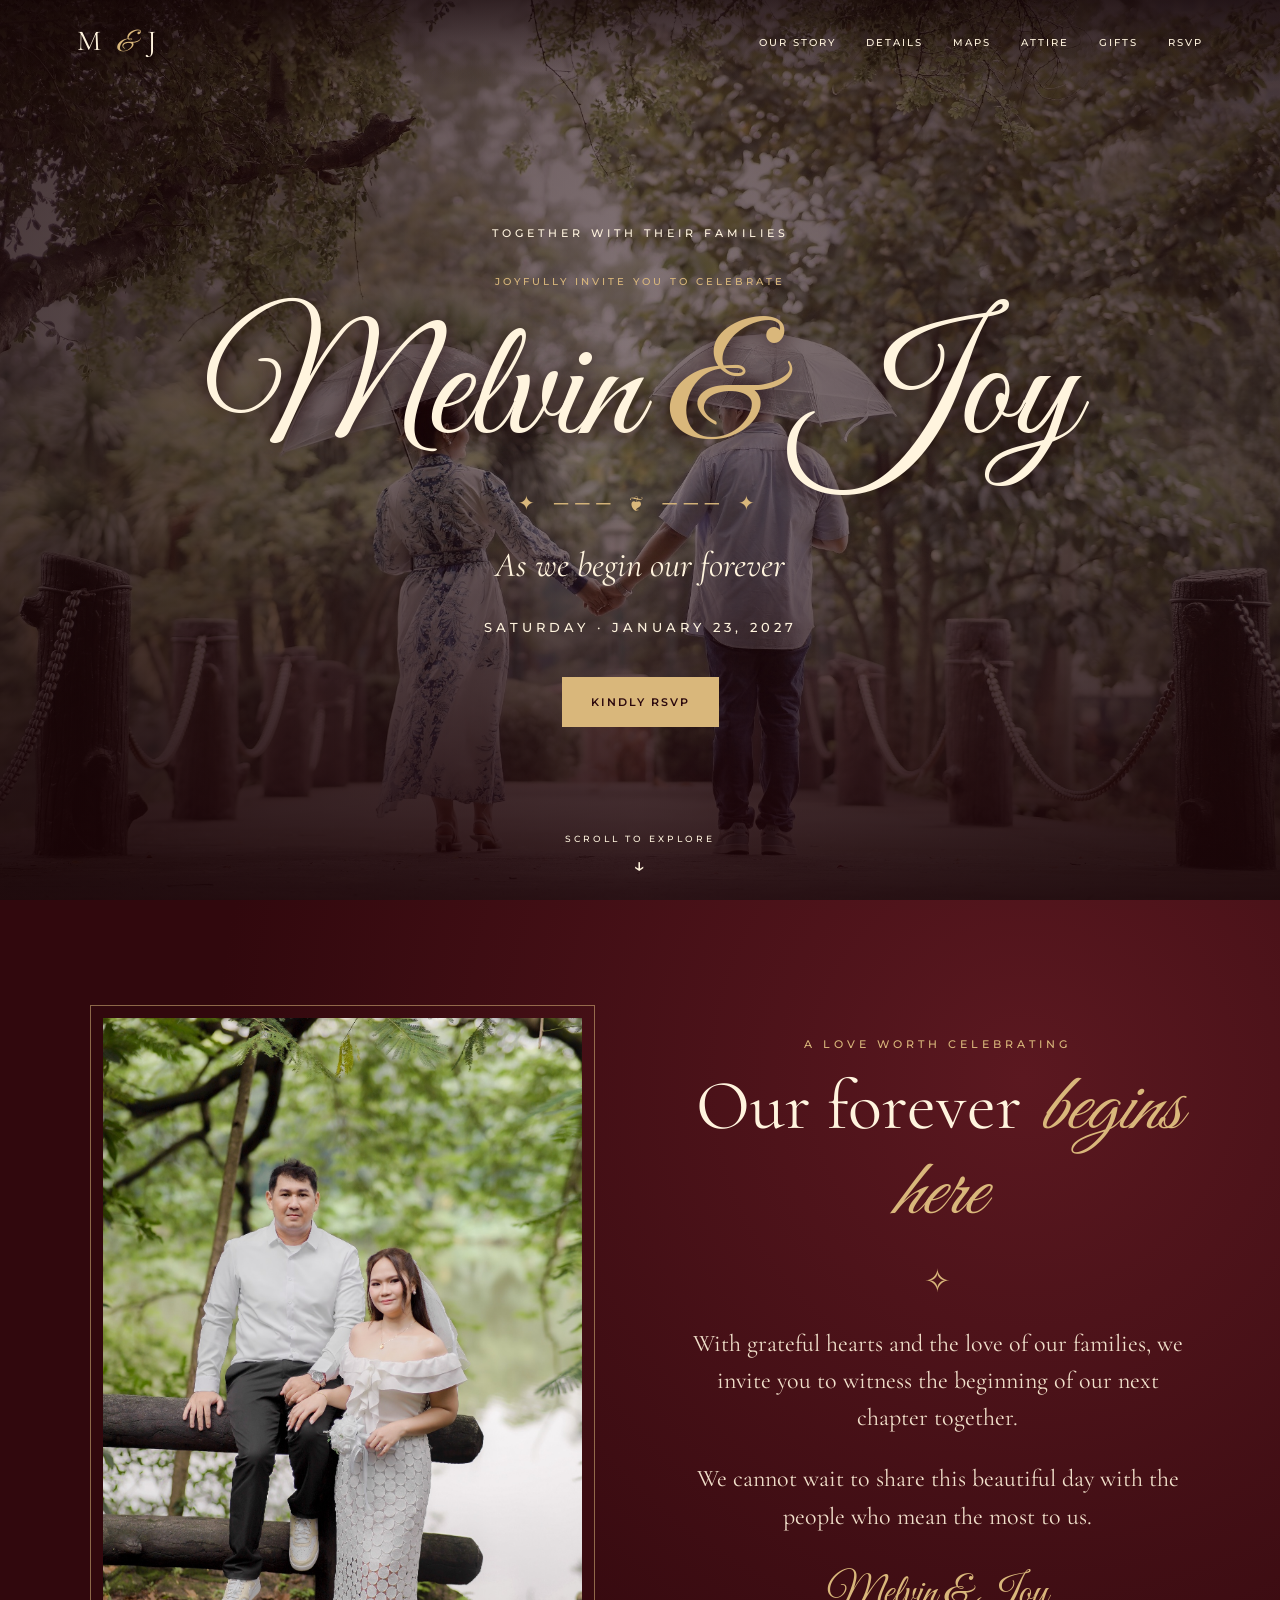
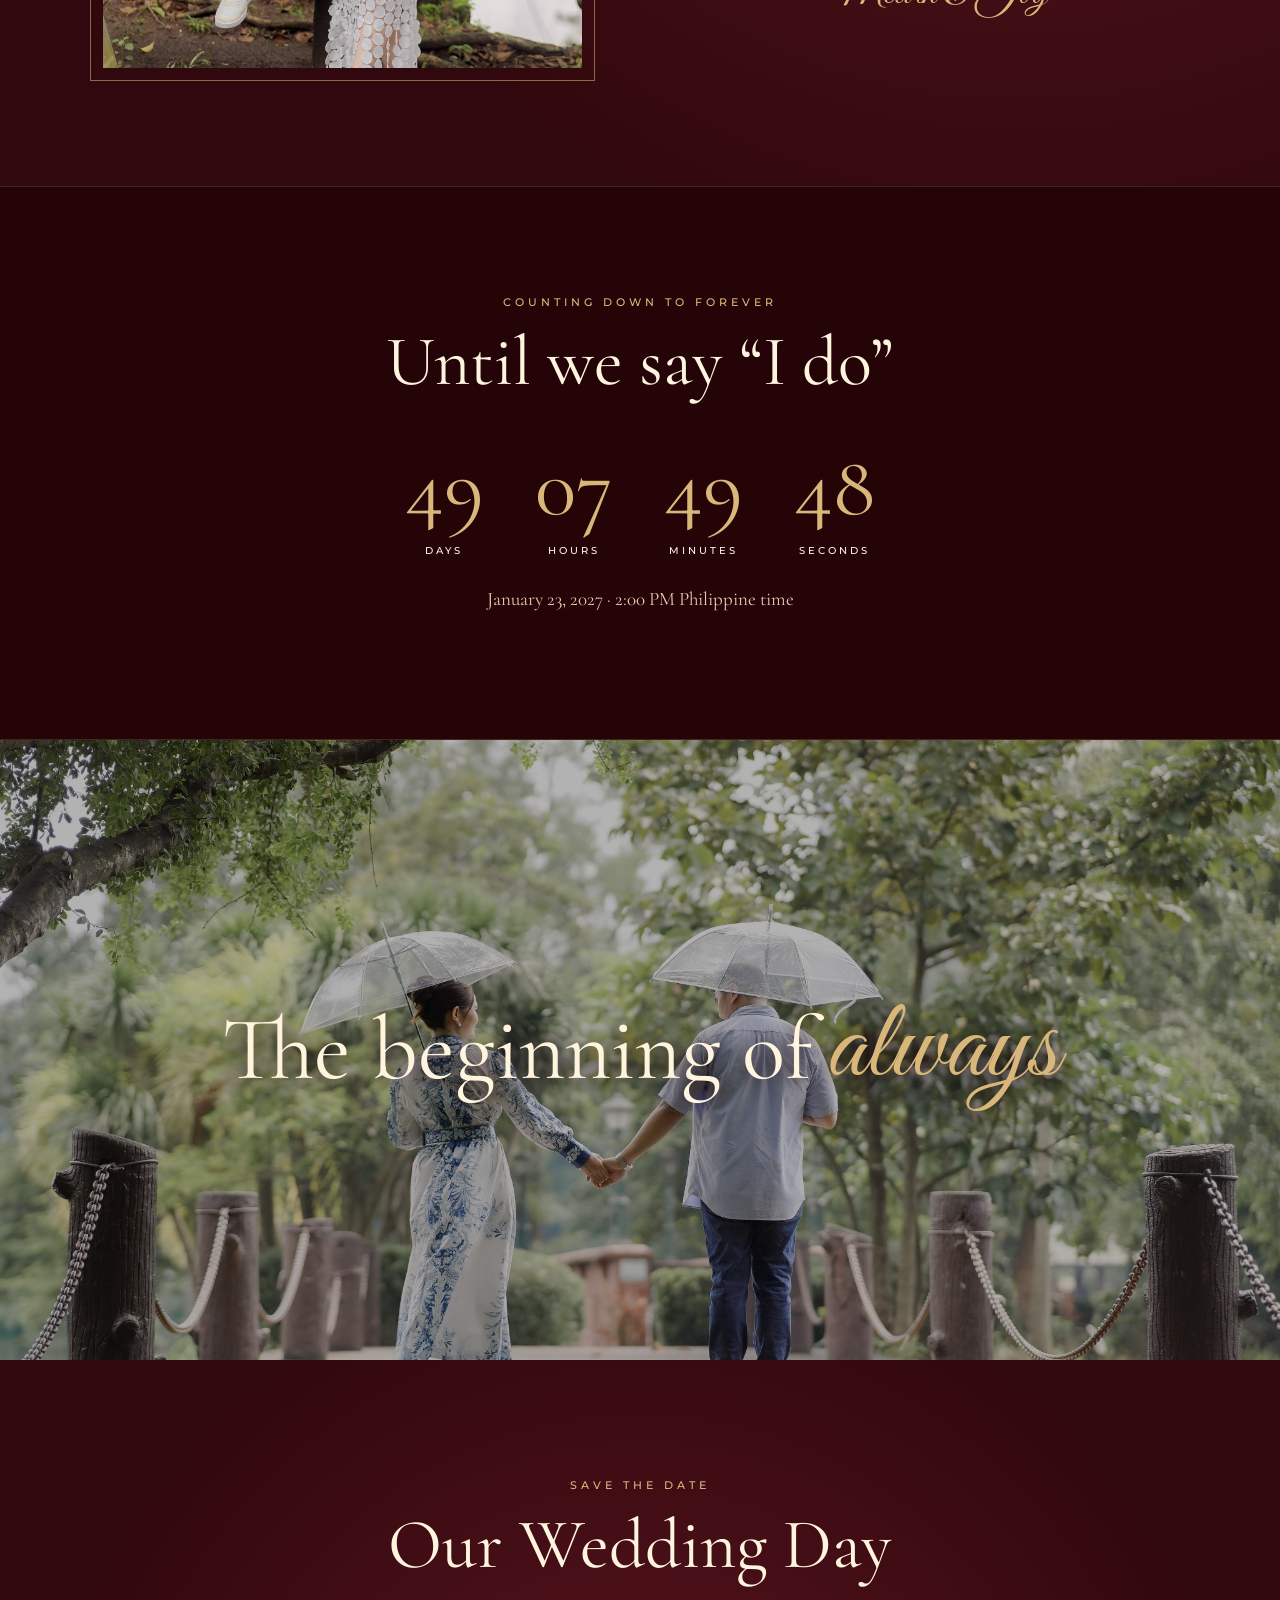
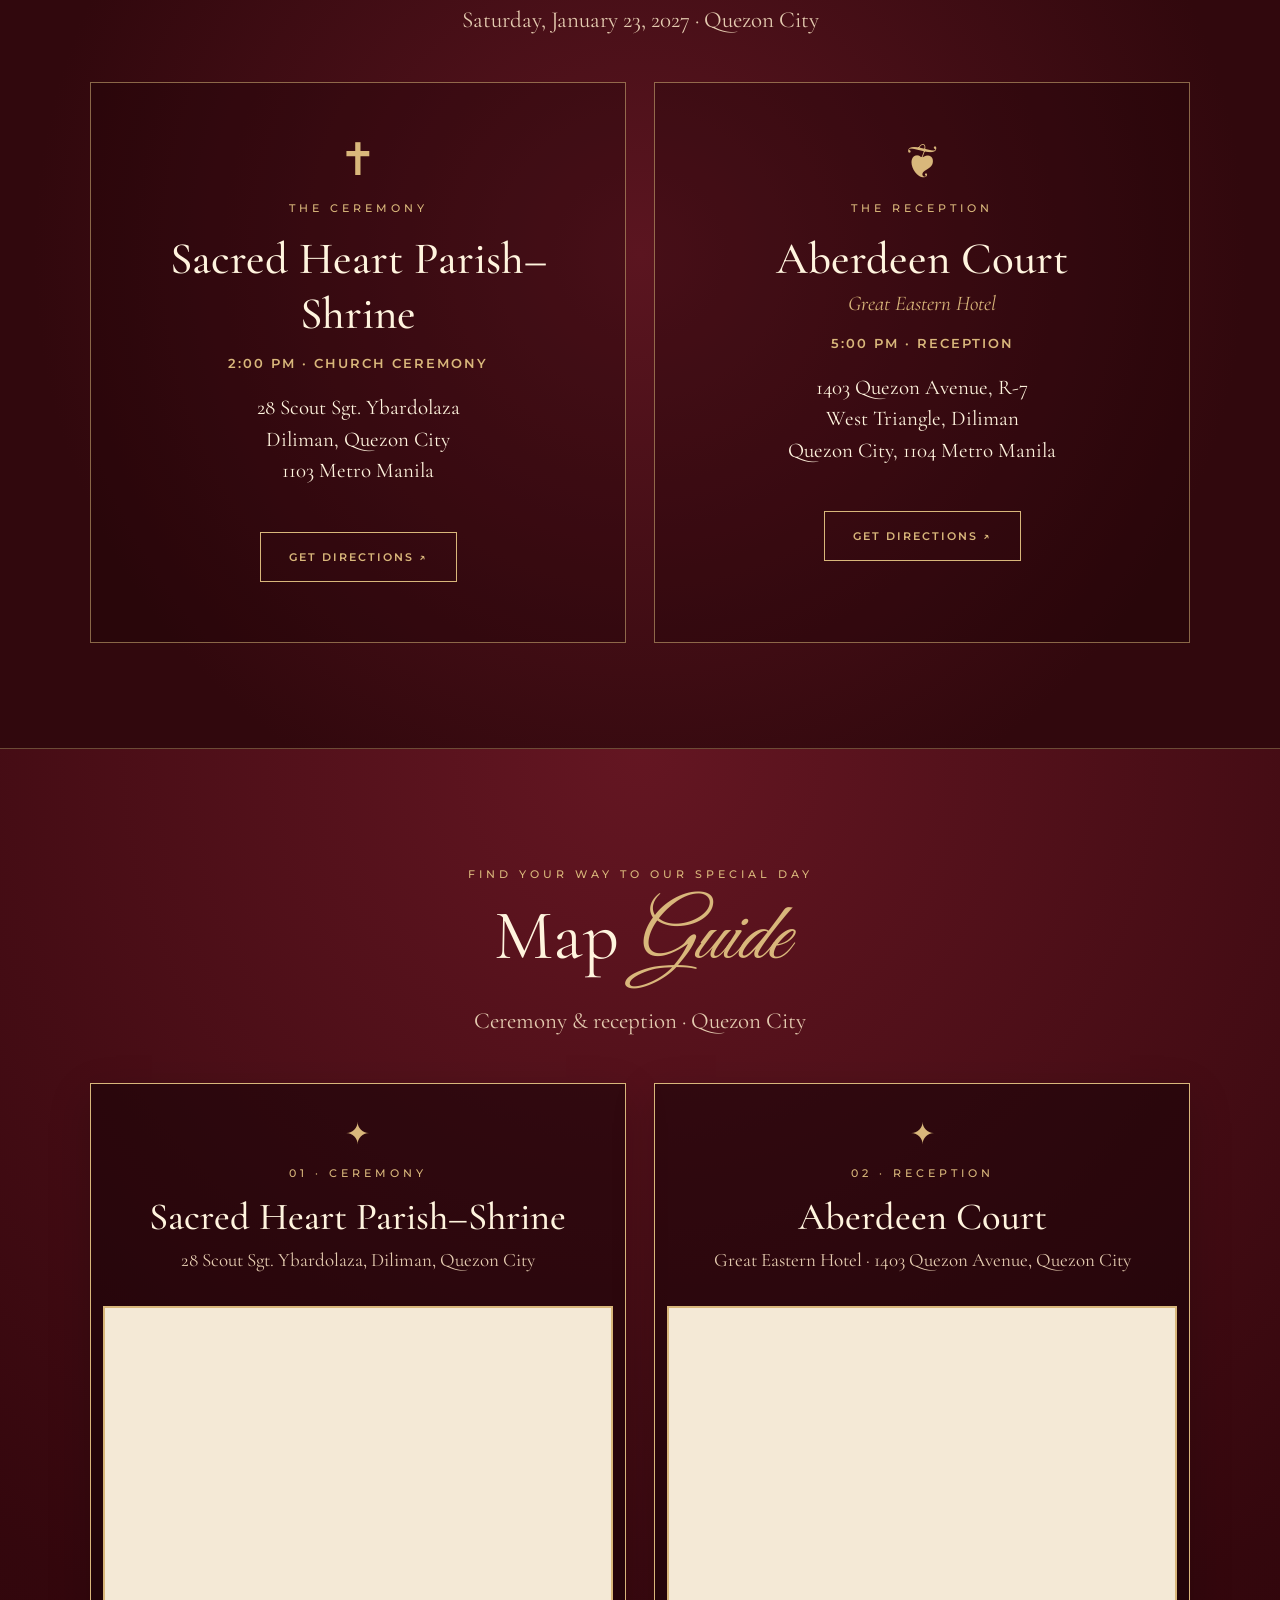
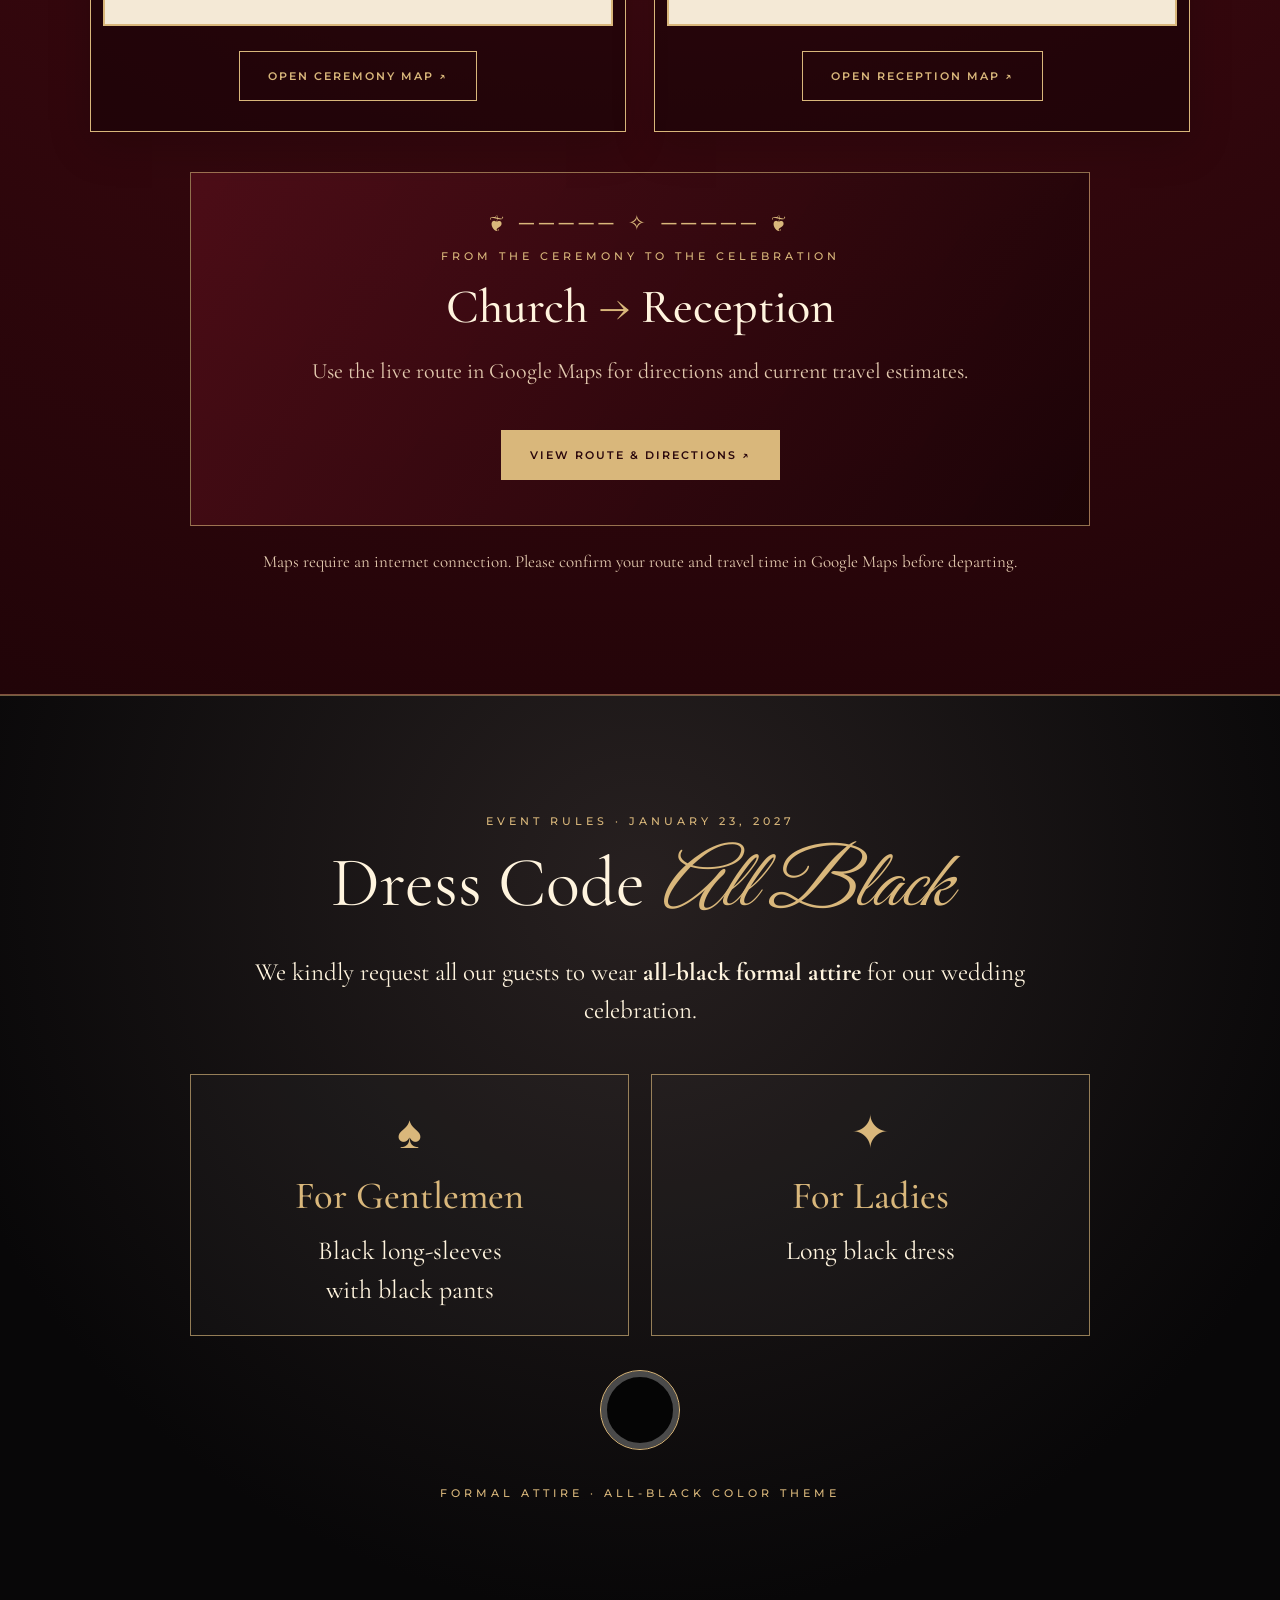
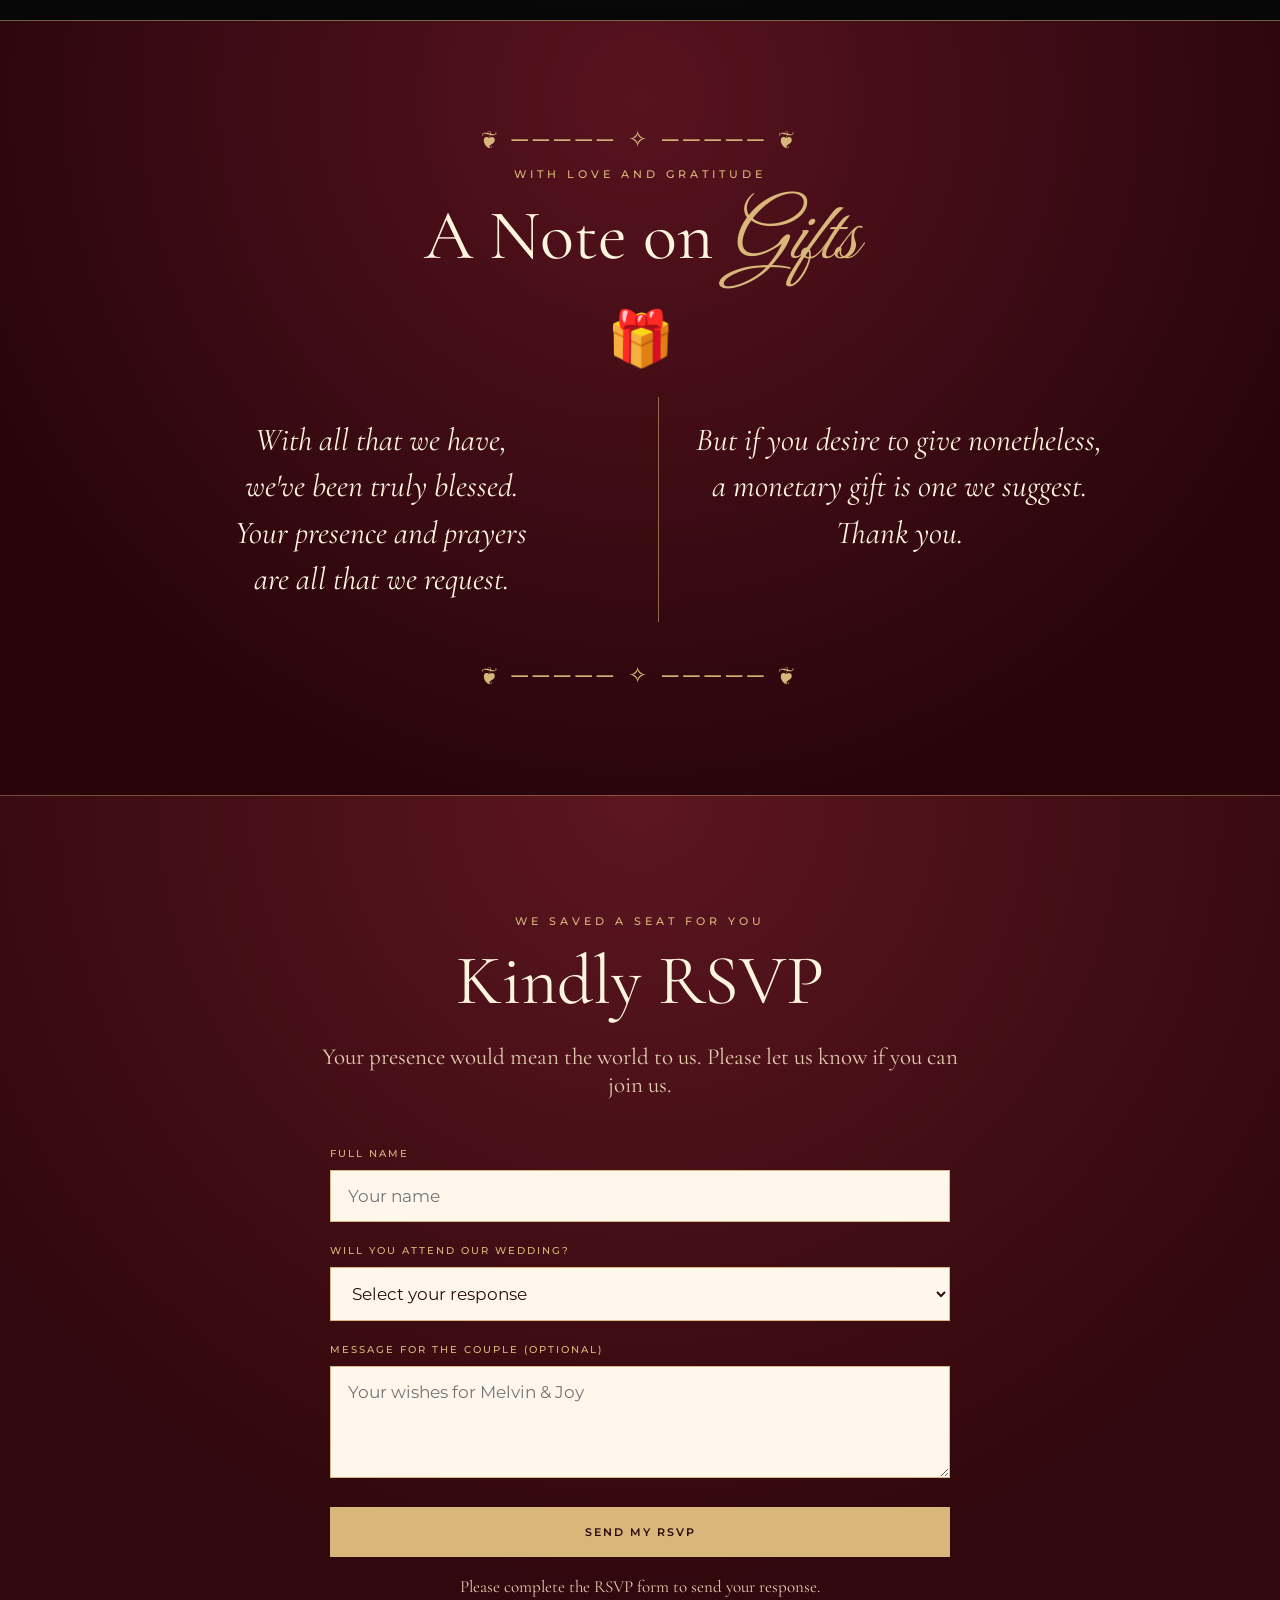
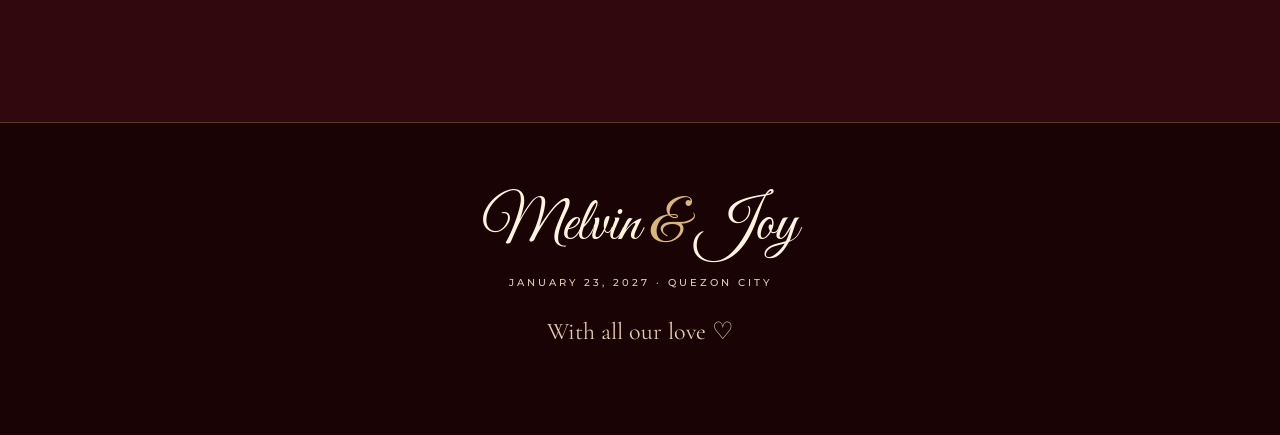
<file: index.html>
<!DOCTYPE html>

<html lang="en">
<head>
<meta charset="utf-8"/>
<meta content="width=device-width,initial-scale=1" name="viewport"/>
<meta content="#31080d" name="theme-color"/>
<meta content="Celebrate the wedding of Melvin and Joy on January 23, 2027 in Quezon City." name="description"/>
<title>
   Melvin &amp; Joy — Wedding Invitation
  </title>
<link href="https://fonts.googleapis.com" rel="preconnect"/>
<link crossorigin="" href="https://fonts.gstatic.com" rel="preconnect"/>
<link href="https://fonts.googleapis.com/css2?family=Cormorant+Garamond:wght@400;500;600;700&amp;family=Great+Vibes&amp;family=Montserrat:wght@400;500;600&amp;display=swap" rel="stylesheet"/>
<link href="style.css" rel="stylesheet"/>
</head>
<body>
<nav class="nav">
<a class="monogram" href="#home">
    M
    <i>
     &amp;
    </i>
    J
   </a>
<div class="nav-links">
<a href="#story">
     Our Story
    </a>
<a href="#details">
     Details
    </a>
<a href="#map-guide">
     Maps
    </a>
<a href="#attire">
     Attire
    </a>
<a href="#gifts">
     Gifts
    </a>
<a href="#rsvp">
     RSVP
    </a>
</div>
</nav>
<main>
<section class="hero" id="home">
<div aria-label="Melvin and Joy holding hands under umbrellas" class="hero-photo" role="img">
</div>
<div class="hero-shade">
</div>
<div class="hero-content">
<p class="eyebrow">
      TOGETHER WITH THEIR FAMILIES
     </p>
<p class="gold tiny">
      JOYFULLY INVITE YOU TO CELEBRATE
     </p>
<h1>
      Melvin
      <span>
       &amp;
      </span>
      Joy
     </h1>
<div class="ornament">
      ✦ ─── ❦ ─── ✦
     </div>
<p class="hero-sub">
      As we begin our forever
     </p>
<p class="hero-date">
      SATURDAY · JANUARY 23, 2027
     </p>
<a class="btn" href="#rsvp">
      KINDLY RSVP
     </a>
</div>
<a class="scroll-cue" href="#story">
     SCROLL TO EXPLORE
     <span>
      ↓
     </span>
</a>
</section>
<section class="story section" id="story">
<div class="story-image">
<img alt="Melvin and Joy together in a garden" loading="lazy" src="couple-portrait.jpg"/>
</div>
<div class="story-copy">
<p class="eyebrow">
      A LOVE WORTH CELEBRATING
     </p>
<h2>
      Our forever
      <em>
       begins here
      </em>
</h2>
<div class="gold-rule">
      ✧
     </div>
<p>
      With grateful hearts and the love of our families, we invite you to witness the beginning of our next chapter together.
     </p>
<p>
      We cannot wait to share this beautiful day with the people who mean the most to us.
     </p>
<p class="signature">
      Melvin &amp; Joy
     </p>
</div>
</section>
<section class="count-section">
<p class="eyebrow">
     COUNTING DOWN TO FOREVER
    </p>
<h2>
     Until we say “I do”
    </h2>
<div class="countdown">
<div>
<strong id="days">
       00
      </strong>
<span>
       DAYS
      </span>
</div>
<div>
<strong id="hours">
       00
      </strong>
<span>
       HOURS
      </span>
</div>
<div>
<strong id="minutes">
       00
      </strong>
<span>
       MINUTES
      </span>
</div>
<div>
<strong id="seconds">
       00
      </strong>
<span>
       SECONDS
      </span>
</div>
</div>
<p class="soft" id="countdown-note">
     January 23, 2027 · 2:00 PM Philippine time
    </p>
</section>
<section class="photo-break">
<img alt="Melvin and Joy walking hand in hand beneath umbrellas" loading="lazy" src="couple-walk.jpg"/>
<div class="photo-quote">
     The beginning of
     <em>
      always
     </em>
</div>
</section>
<section class="section details" id="details">
<p class="eyebrow">
     SAVE THE DATE
    </p>
<h2>
     Our Wedding Day
    </h2>
<p class="section-intro">
     Saturday, January 23, 2027 · Quezon City
    </p>
<div class="details-grid">
<article class="detail-card">
<div class="symbol">
       ✝
      </div>
<p class="eyebrow">
       THE CEREMONY
      </p>
<h3>
       Sacred Heart Parish–Shrine
      </h3>
<p class="event-time">
       2:00 PM · CHURCH CEREMONY
      </p>
<p>
       28 Scout Sgt. Ybardolaza
       <br/>
       Diliman, Quezon City
       <br/>
       1103 Metro Manila
      </p>
<a class="btn btn-outline" href="https://www.google.com/maps/search/?api=1&amp;query=Sacred+Heart+Parish+28+Scout+Sgt+Ybardolaza+Quezon+City" rel="noopener noreferrer" target="_blank">
       GET DIRECTIONS ↗
      </a>
</article>
<article class="detail-card">
<div class="symbol">
       ❦
      </div>
<p class="eyebrow">
       THE RECEPTION
      </p>
<h3>
       Aberdeen Court
      </h3>
<p class="venue-sub">
       Great Eastern Hotel
      </p>
<p class="event-time">
       5:00 PM · RECEPTION
      </p>
<p>
       1403 Quezon Avenue, R-7
       <br/>
       West Triangle, Diliman
       <br/>
       Quezon City, 1104 Metro Manila
      </p>
<a class="btn btn-outline" href="https://www.google.com/maps/search/?api=1&amp;query=Great+Eastern+Hotel+Aberdeen+Court+Quezon+Avenue+Quezon+City" rel="noopener noreferrer" target="_blank">
       GET DIRECTIONS ↗
      </a>
</article>
</div>
</section>
<section aria-labelledby="map-title" class="section map-guide" id="map-guide">
<p class="eyebrow">
     FIND YOUR WAY TO OUR SPECIAL DAY
    </p>
<h2 id="map-title">
     Map
     <em>
      Guide
     </em>
</h2>
<p class="section-intro">
     Ceremony &amp; reception · Quezon City
    </p>
<div class="map-grid">
<article class="map-card">
<div class="map-card-head">
<span class="map-pin">
        ✦
       </span>
<p class="eyebrow">
        01 · CEREMONY
       </p>
<h3>
        Sacred Heart Parish–Shrine
       </h3>
<p>
        28 Scout Sgt. Ybardolaza, Diliman, Quezon City
       </p>
</div>
<iframe loading="lazy" referrerpolicy="no-referrer-when-downgrade" src="https://maps.google.com/maps?q=Sacred%20Heart%20Parish%20Shrine%2028%20Scout%20Sgt%20Ybardolaza%20Quezon%20City&amp;z=15&amp;output=embed" title="Map of Sacred Heart Parish Shrine in Quezon City">
</iframe>
<a class="btn btn-outline" href="https://www.google.com/maps/search/?api=1&amp;query=Sacred+Heart+Parish+Shrine+28+Scout+Sgt+Ybardolaza+Quezon+City" rel="noopener noreferrer" target="_blank">
       OPEN CEREMONY MAP ↗
      </a>
</article>
<article class="map-card">
<div class="map-card-head">
<span class="map-pin">
        ✦
       </span>
<p class="eyebrow">
        02 · RECEPTION
       </p>
<h3>
        Aberdeen Court
       </h3>
<p>
        Great Eastern Hotel · 1403 Quezon Avenue, Quezon City
       </p>
</div>
<iframe loading="lazy" referrerpolicy="no-referrer-when-downgrade" src="https://maps.google.com/maps?q=Great%20Eastern%20Hotel%20Aberdeen%20Court%20Quezon%20Avenue%20Quezon%20City&amp;z=15&amp;output=embed" title="Map of Great Eastern Hotel Aberdeen Court in Quezon City">
</iframe>
<a class="btn btn-outline" href="https://www.google.com/maps/search/?api=1&amp;query=Great+Eastern+Hotel+Aberdeen+Court+Quezon+Avenue+Quezon+City" rel="noopener noreferrer" target="_blank">
       OPEN RECEPTION MAP ↗
      </a>
</article>
</div>
<div class="route-panel">
<div class="route-flourish">
      ❦ ───── ✧ ───── ❦
     </div>
<p class="eyebrow">
      FROM THE CEREMONY TO THE CELEBRATION
     </p>
<h3>
      Church
      <span>
       →
      </span>
      Reception
     </h3>
<p>
      Use the live route in Google Maps for directions and current travel estimates.
     </p>
<a class="btn" href="https://www.google.com/maps/dir/?api=1&amp;origin=Sacred+Heart+Parish+Shrine+28+Scout+Sgt+Ybardolaza+Quezon+City&amp;destination=Great+Eastern+Hotel+Aberdeen+Court+Quezon+Avenue+Quezon+City&amp;travelmode=driving" rel="noopener noreferrer" target="_blank">
      VIEW ROUTE &amp; DIRECTIONS ↗
     </a>
</div>
<p class="map-note">
     Maps require an internet connection. Please confirm your route and travel time in Google Maps before departing.
    </p>
</section>
<section class="attire section" id="attire">
<p class="eyebrow">
     EVENT RULES · JANUARY 23, 2027
    </p>
<h2>
     Dress Code
     <em>
      All Black
     </em>
</h2>
<p class="attire-lead">
     We kindly request all our guests to wear
     <strong>
      all-black formal attire
     </strong>
     for our wedding celebration.
    </p>
<div class="dress-grid">
<article class="dress-card">
<div aria-hidden="true" class="dress-icon">
       ♠
      </div>
<h3>
       For Gentlemen
      </h3>
<p>
       Black long-sleeves
       <br/>
       with black pants
      </p>
</article>
<article class="dress-card">
<div aria-hidden="true" class="dress-icon">
       ✦
      </div>
<h3>
       For Ladies
      </h3>
<p>
       Long black dress
      </p>
</article>
</div>
<div aria-label="Black attire color" class="swatch">
</div>
<p class="eyebrow">
     FORMAL ATTIRE · ALL-BLACK COLOR THEME
    </p>
</section>
<section class="gifts section" id="gifts">
<div aria-hidden="true" class="gift-ornament">
     ❦ ───── ✧ ───── ❦
    </div>
<p class="eyebrow">
     WITH LOVE AND GRATITUDE
    </p>
<h2>
     A Note on
     <em>
      Gifts
     </em>
</h2>
<div aria-hidden="true" class="gift-icon">
     🎁
    </div>
<div class="gift-columns">
<p>
      With all that we have,
      <br/>
      we've been truly blessed.
      <br/>
      Your presence and prayers
      <br/>
      are all that we request.
     </p>
<p>
      But if you desire to give nonetheless,
      <br/>
      a monetary gift is one we suggest.
      <br/>
      Thank you.
     </p>
</div>
<div aria-hidden="true" class="gift-ornament">
     ❦ ───── ✧ ───── ❦
    </div>
</section>
<section class="section rsvp" id="rsvp">
<p class="eyebrow">
     WE SAVED A SEAT FOR YOU
    </p>
<h2>
     Kindly RSVP
    </h2>
<p class="section-intro">
     Your presence would mean the world to us. Please let us know if you can join us.
    </p>
<form id="rsvpForm" method="POST" target="rsvpResultFrame">




<input type="text" name="_honey" style="display:none" tabindex="-1" autocomplete="off"/>
<p class="visually-hidden">
<label>
       Do not fill this out:
       <input name="bot-field"/>
</label>
</p>
<label for="guestName">
      FULL NAME
     </label>
<input id="guestName" maxlength="100" name="guestName" placeholder="Your name" required=""/>
<label for="attendance">
      WILL YOU ATTEND OUR WEDDING?
     </label>
<select id="attendance" name="attendance" required="">
<option value="">
       Select your response
      </option>
<option value="Yes, I will attend!">
       Yes, I will attend!
      </option>
<option value="Sorry, I cannot attend.">
       Sorry, I cannot attend.
      </option>
</select>
<label for="message">
      MESSAGE FOR THE COUPLE (OPTIONAL)
     </label>
<textarea id="message" maxlength="1000" name="message" placeholder="Your wishes for Melvin &amp; Joy" rows="4"></textarea>
<button class="btn" type="submit">
      SEND MY RSVP
     </button>
<p class="form-note" id="rsvpStatus" role="status" aria-live="polite">Please complete the RSVP form to send your response.</p>
<iframe name="rsvpResultFrame" id="rsvpResultFrame" title="RSVP submission response" style="display:none"></iframe>
</form>
</section>
</main>
<footer>
<div class="footer-name">
    Melvin
    <span>
     &amp;
    </span>
    Joy
   </div>
<p>
    JANUARY 23, 2027 · QUEZON CITY
   </p>
<p class="footer-heart">
    With all our love ♡
   </p>
</footer>
<script src="script.js">
</script>
</body>
</html>
</file>
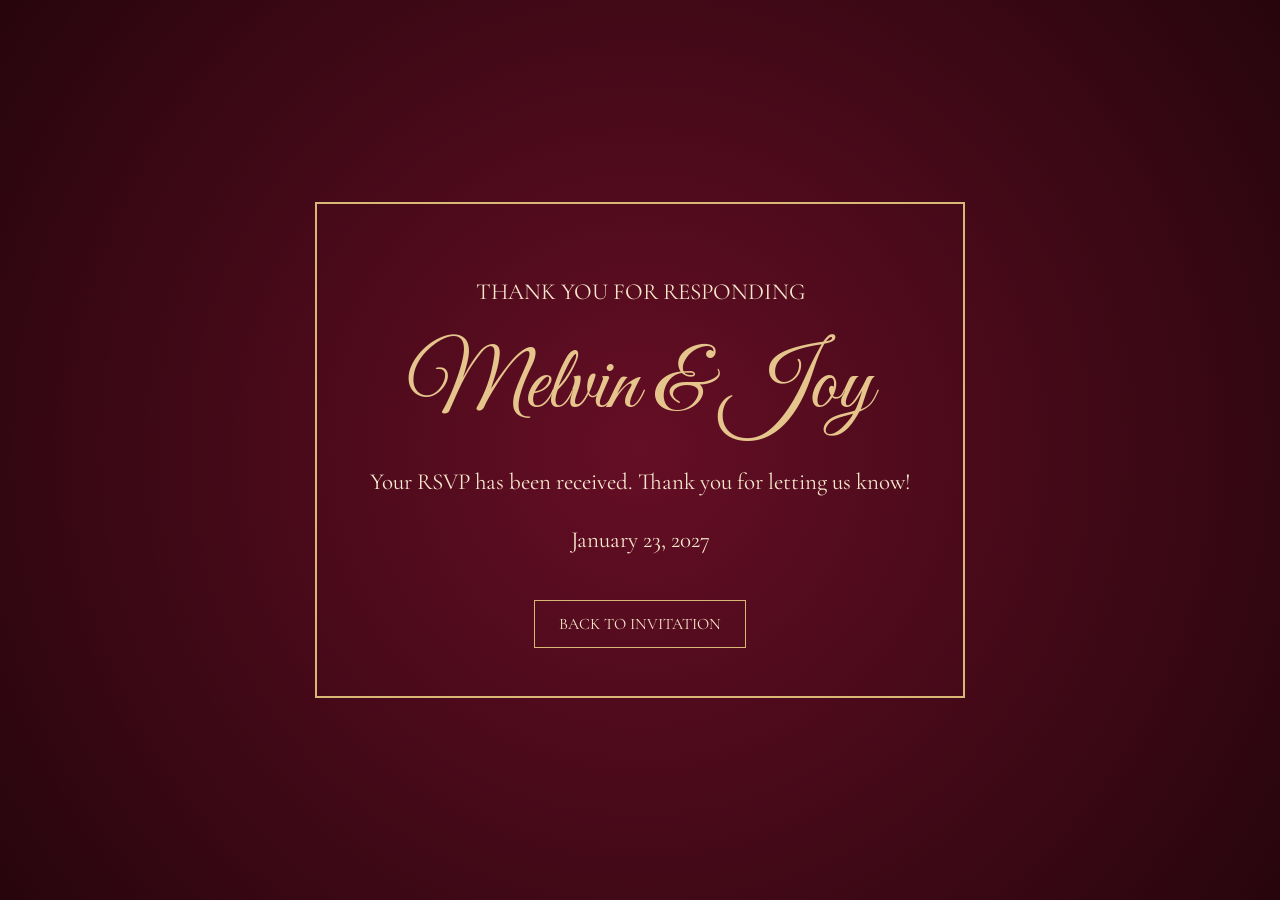
<file: thank-you.html>
<!DOCTYPE html>
<html lang="en">
<head>
  <meta charset="UTF-8">
  <meta name="viewport" content="width=device-width, initial-scale=1">
  <title>Thank You — Melvin &amp; Joy</title>
  <link href="https://fonts.googleapis.com/css2?family=Cormorant+Garamond:wght@400;600&family=Great+Vibes&display=swap" rel="stylesheet">
  <style>
    * { box-sizing: border-box; }
    body { margin: 0; min-height: 100vh; display: grid; place-items: center; padding: 24px; text-align: center; color: #f8e8cb; font-family: 'Cormorant Garamond', serif; background: radial-gradient(circle, #650e25, #27050d); }
    main { width: min(650px,100%); padding: 48px 24px; border: 2px solid #d9b777; }
    h1 { font: normal clamp(54px,10vw,88px) 'Great Vibes',cursive; color: #e6c58d; margin: 12px 0; }
    p { font-size: 23px; line-height: 1.5; }
    a { display: inline-block; margin-top: 20px; padding: 13px 24px; border: 1px solid #d9b777; color: inherit; text-decoration: none; }
  </style>
</head>
<body>
  <main>
    <p>THANK YOU FOR RESPONDING</p>
    <h1>Melvin &amp; Joy</h1>
    <p>Your RSVP has been received. Thank you for letting us know!</p>
    <p>January 23, 2027</p>
    <a href="index.html">BACK TO INVITATION</a>
  </main>
</body>
</html>
</file>
<file: style.css>
:root{--burgundy:#31080d;--wine:#4b1019;--wine2:#250407;--gold:#d9b77b;--cream:#fff4de;--muted:#e4cbb0}*{box-sizing:border-box}html{scroll-behavior:smooth}body{margin:0;background:var(--burgundy);color:var(--cream);font-family:'Cormorant Garamond',Georgia,serif}a{color:inherit;text-decoration:none}button,input,select,textarea{font:inherit}.nav{position:absolute;z-index:5;top:0;left:0;right:0;display:flex;justify-content:space-between;align-items:center;padding:23px clamp(20px,6vw,85px);background:linear-gradient(180deg,rgba(18,3,5,.65),transparent)}.monogram{font-size:29px;letter-spacing:4px}.monogram i{font-family:'Great Vibes',cursive;color:var(--gold);font-weight:normal}.nav-links{display:flex;gap:30px;font:500 10px Montserrat,sans-serif;letter-spacing:2px;text-transform:uppercase}.nav-links a:hover{color:var(--gold)}.hero{position:relative;min-height:100svh;display:flex;align-items:center;justify-content:center;text-align:center;overflow:hidden}.hero-photo{position:absolute;inset:0;background:url('couple-walk.jpg') center 48%/cover no-repeat;filter:saturate(.8)}.hero-shade{position:absolute;inset:0;background:linear-gradient(90deg,rgba(23,3,5,.75),rgba(30,4,8,.52),rgba(23,3,5,.7)),linear-gradient(0deg,rgba(27,3,6,.85),transparent 45%,rgba(27,3,6,.2))}.hero-content{position:relative;z-index:1;padding:130px 20px 90px;max-width:1000px}.eyebrow{font:500 11px Montserrat,sans-serif;letter-spacing:4px;line-height:1.8;text-transform:uppercase;color:var(--gold)}.hero .eyebrow{color:#fff4df}.tiny{font:500 10px Montserrat,sans-serif;letter-spacing:3px;margin-top:32px}.gold{color:var(--gold)}h1{font-family:'Great Vibes',cursive;font-weight:400;font-size:clamp(85px,13vw,170px);line-height:1.1;margin:15px 0 5px;text-shadow:0 3px 22px #1a0305}h1 span,.footer-name span{color:var(--gold)}.ornament{color:var(--gold);font-size:20px;letter-spacing:7px}.hero-sub{font-size:clamp(25px,3vw,35px);font-style:italic;margin:28px 0}.hero-date{font:500 13px Montserrat,sans-serif;letter-spacing:4px;line-height:2}.btn{display:inline-block;border:1px solid var(--gold);background:var(--gold);color:#2b080d;font:600 11px Montserrat,sans-serif;letter-spacing:2px;padding:17px 28px;cursor:pointer;text-align:center;transition:.25s;margin-top:24px}.btn:hover{background:var(--cream);border-color:var(--cream)}.scroll-cue{position:absolute;bottom:23px;z-index:1;font:500 9px Montserrat,sans-serif;letter-spacing:3px}.scroll-cue span{display:block;font-size:20px;margin-top:9px}.section{padding:105px clamp(22px,7vw,110px)}h2{font-size:clamp(44px,5.5vw,75px);font-weight:400;line-height:1.05;margin:12px 0 25px}h2 em{font-family:'Great Vibes',cursive;font-weight:400;color:var(--gold);font-size:1.15em}.story{display:grid;grid-template-columns:1fr 1fr;gap:clamp(30px,7vw,120px);align-items:center;background:radial-gradient(circle at 80% 20%,#5b1820,var(--burgundy) 65%)}.story-image{max-width:560px;padding:12px;border:1px solid rgba(217,183,123,.55)}.story-image img{display:block;width:100%;height:min(65vw,650px);min-height:420px;object-fit:cover;object-position:center 35%}.story-copy{text-align:center;max-width:550px;margin:auto}.story-copy p:not(.eyebrow):not(.signature){font-size:24px;line-height:1.55;color:#f0dfca}.gold-rule{font-size:32px;color:var(--gold);margin:24px}.signature{font:42px 'Great Vibes',cursive;color:var(--gold);margin-top:32px}.count-section{text-align:center;padding:95px 20px 110px;background:var(--wine2);border-top:1px solid rgba(217,183,123,.18);border-bottom:1px solid rgba(217,183,123,.18)}.countdown{display:flex;justify-content:center;gap:clamp(10px,4vw,70px);margin:45px auto 30px}.countdown div{min-width:70px}.countdown strong{display:block;font-size:clamp(43px,7vw,86px);font-weight:400;line-height:1;color:var(--gold)}.countdown span{display:block;margin-top:14px;font:500 10px Montserrat,sans-serif;letter-spacing:3px}.soft{color:var(--muted);font-size:19px}.photo-break{position:relative;height:min(65vw,620px);min-height:360px;overflow:hidden}.photo-break img{width:100%;height:100%;object-fit:cover;object-position:center 58%;filter:brightness(.7)}.photo-quote{position:absolute;inset:0;display:flex;align-items:center;justify-content:center;text-align:center;font-size:clamp(42px,7vw,90px);text-shadow:0 3px 20px #170307}.photo-quote em{font:1.25em 'Great Vibes',cursive;color:var(--gold);margin-left:15px}.details{text-align:center;background:radial-gradient(circle at center,#5b1520,var(--burgundy) 75%)}.section-intro{font-size:23px;color:var(--muted);max-width:650px;margin:0 auto 48px}.details-grid{display:grid;grid-template-columns:repeat(2,minmax(0,1fr));gap:28px;max-width:1100px;margin:auto}.detail-card{padding:50px 24px 60px;border:1px solid rgba(217,183,123,.55);background:rgba(25,2,6,.3)}.symbol{font-size:45px;color:var(--gold)}h3{font-size:clamp(31px,4vw,45px);font-weight:500;margin:12px 0}.detail-card p:not(.eyebrow){font-size:21px;line-height:1.5}.detail-card .venue-sub{font-style:italic;color:var(--gold);margin:-10px 0 15px}.btn-outline{background:transparent;color:var(--gold)}.btn-outline:hover{color:var(--burgundy)}.attire{text-align:center;background:#1b1a1a;position:relative}.attire p:not(.eyebrow){font-size:25px;line-height:1.5;max-width:650px;margin:0 auto 30px}.swatch{width:78px;height:78px;background:#050505;border:6px solid #4a4a4a;outline:1px solid var(--gold);border-radius:50%;margin:35px auto}.rsvp{text-align:center;background:radial-gradient(circle at top,#5c1620,var(--burgundy) 70%)}form{max-width:620px;margin:auto;text-align:left}label{display:block;font:500 10px Montserrat,sans-serif;letter-spacing:2px;color:var(--gold);margin:22px 0 10px}input,select,textarea{width:100%;padding:15px 17px;background:#fff7ec;color:#2a1013;border:1px solid #d8b884;border-radius:0;font:17px Montserrat,sans-serif}textarea{resize:vertical}form .btn{width:100%}.form-note{font-size:17px;line-height:1.5;color:var(--muted);text-align:center}.fallback{max-width:620px;margin:25px auto;text-align:left}.fallback textarea{font-size:14px}footer{text-align:center;background:#190305;padding:65px 20px;border-top:1px solid rgba(217,183,123,.3)}.footer-name{font:60px 'Great Vibes',cursive}footer p{font:500 10px Montserrat,sans-serif;letter-spacing:3px;line-height:2;color:var(--muted)}footer .footer-heart{font:24px 'Cormorant Garamond',serif;letter-spacing:0}@media(max-width:760px){.nav{justify-content:center;padding:18px 10px}.monogram{display:none}.nav-links{gap:17px;font-size:9px;letter-spacing:1px}.hero-content{padding-top:100px}.hero .eyebrow{font-size:9px;letter-spacing:2px}.hero-date{font-size:10px;letter-spacing:2px}.story{grid-template-columns:1fr;padding:70px 24px}.story-image{max-width:460px;margin:auto}.story-image img{height:500px;min-height:0}.story-copy p:not(.eyebrow):not(.signature){font-size:21px}.details-grid{grid-template-columns:1fr}.section{padding:75px 22px}.photo-quote{flex-direction:column}.photo-quote em{margin-left:0}.countdown{gap:12px}.countdown div{min-width:60px}.countdown span{font-size:8px;letter-spacing:1px}}@media(prefers-reduced-motion:reduce){html{scroll-behavior:auto}*{transition:none!important}}

/* Wedding map guide */
.map-guide{text-align:center;background:radial-gradient(circle at 50% 0%,#641622 0%,#34070d 60%,#210408 100%);border-top:1px solid rgba(217,183,123,.4);border-bottom:1px solid rgba(217,183,123,.4)}.map-guide h2 em{font-family:'Great Vibes',cursive;color:var(--gold);font-weight:400}.map-grid{display:grid;grid-template-columns:repeat(2,minmax(0,1fr));gap:28px;max-width:1160px;margin:40px auto}.map-card{border:1px solid var(--gold);background:rgba(20,2,6,.55);padding:12px 12px 30px;box-shadow:0 14px 40px rgba(0,0,0,.18)}.map-card-head{padding:20px 12px 18px;min-height:210px}.map-pin{display:block;font-size:30px;color:var(--gold)}.map-card h3{font-size:clamp(28px,3vw,39px);margin:8px 0}.map-card-head p:last-child{font-size:19px;color:var(--muted);margin:0}.map-card iframe{display:block;width:100%;height:320px;border:2px solid #d9b77b;background:#f4e9d6}.map-card .btn{margin:25px 10px 0}.route-panel{max-width:900px;margin:20px auto 0;padding:38px 24px 45px;border:1px solid rgba(217,183,123,.6);background:linear-gradient(120deg,rgba(94,17,29,.6),rgba(20,2,5,.65))}.route-flourish{color:var(--gold);letter-spacing:5px;font-size:21px}.route-panel h3{font-size:clamp(32px,4vw,48px)}.route-panel h3 span{color:var(--gold)}.route-panel p:not(.eyebrow){font-size:22px;color:var(--muted)}.map-note{font-size:17px;color:var(--muted);margin-top:25px}@media(max-width:760px){.map-grid{grid-template-columns:1fr;gap:20px}.map-card-head{min-height:0}.map-card iframe{height:300px}.map-guide .section-intro{margin-bottom:22px}.nav-links{gap:12px}}

/* Formal event rules and gift note */
.event-time{color:var(--gold)!important;font:600 13px Montserrat,sans-serif!important;letter-spacing:2px;margin:14px 0 20px!important}.attire{background:radial-gradient(circle at 50% 20%,#272020,#080708 75%);border-block:1px solid rgba(217,183,123,.5)}.attire-lead{max-width:780px!important}.dress-grid{display:grid;grid-template-columns:repeat(2,minmax(0,1fr));gap:22px;max-width:900px;margin:45px auto 10px}.dress-card{border:1px solid rgba(217,183,123,.65);padding:30px 18px 26px;background:rgba(255,255,255,.025)}.dress-card h3{color:var(--gold);font-size:clamp(27px,3vw,39px)}.dress-card p{font-size:clamp(20px,2.5vw,26px)!important;margin:0 auto!important}.dress-icon{font-size:46px;color:var(--gold)}.gifts{text-align:center;background:radial-gradient(circle at 50% 10%,#57131e,#29050b 75%);border-bottom:1px solid rgba(217,183,123,.4)}.gift-ornament{font-size:23px;letter-spacing:5px;color:var(--gold)}.gift-icon{font-size:54px;margin:15px auto 25px}.gift-columns{display:grid;grid-template-columns:1fr 1fr;max-width:1000px;margin:25px auto 40px;gap:35px}.gift-columns p{font-size:clamp(23px,3vw,32px);font-style:italic;line-height:1.45;margin:0;padding:20px}.gift-columns p+p{border-left:1px solid rgba(217,183,123,.55)}@media(max-width:760px){.dress-grid,.gift-columns{grid-template-columns:1fr}.gift-columns{gap:0}.gift-columns p+p{border-left:0;border-top:1px solid rgba(217,183,123,.55)}.nav-links{flex-wrap:wrap;justify-content:center}}
.visually-hidden{position:absolute!important;width:1px;height:1px;padding:0;margin:-1px;overflow:hidden;clip:rect(0,0,0,0);white-space:nowrap;border:0}
</file>
